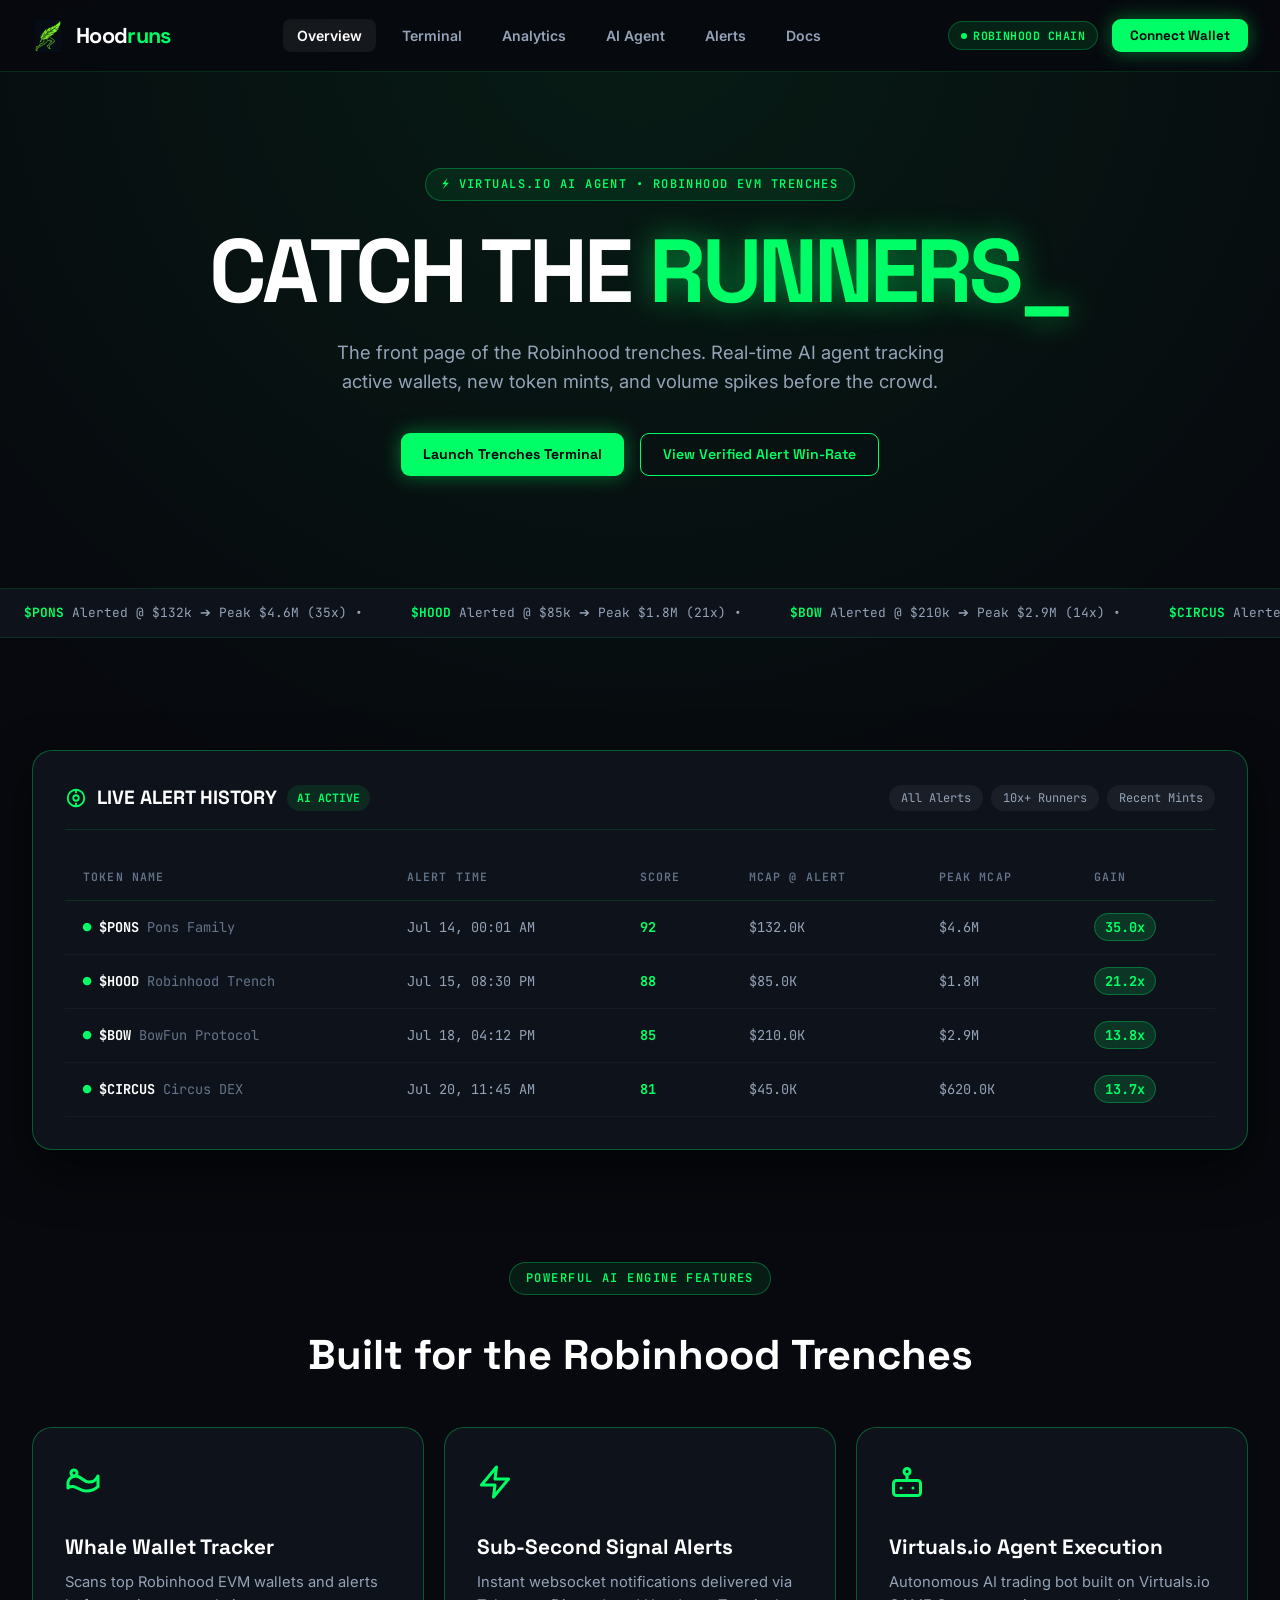
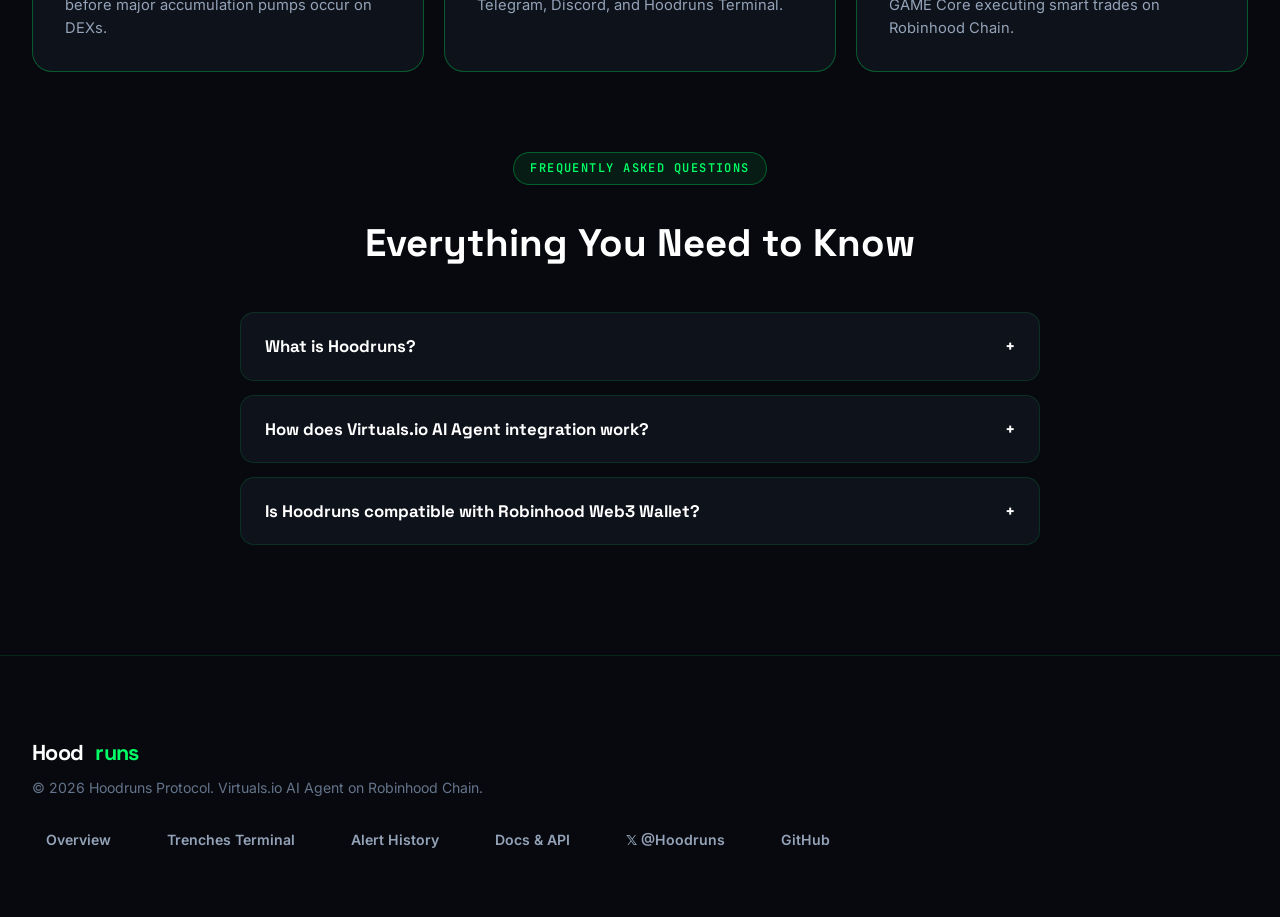
<file: index.html>
<!DOCTYPE html>
<html lang="en">
<head>
  <meta charset="utf-8" />
  <meta name="viewport" content="width=device-width, initial-scale=1" />
  <title>Hoodruns — The Front Page of the Robinhood Trenches</title>
  <meta name="description" content="Catch the runners on Robinhood Chain EVM. Real-time AI agent tracking active wallets, new token mints, and volume spikes powered by Virtuals.io." />
  <meta name="theme-color" content="#07090e" />
  <link rel="stylesheet" href="styles.css" />
  <link rel="icon" type="image/png" href="favicon.png" />
  <link rel="icon" type="image/svg+xml" href="favicon.svg" />
  <link rel="apple-touch-icon" href="apple-touch-icon.png" />
  <meta property="og:title" content="Hoodruns — The Front Page of the Robinhood Trenches" />
  <meta property="og:description" content="Catch the runners before the crowd. Real-time AI agent alerts on Robinhood EVM." />
  <meta name="virtual-protocol-site-verification" content="54b38aa50e79bd05d3d4a05ee0b2fdb9" />
</head>
<body>

  <!-- Header Navigation -->
  <header class="navbar">
    <div class="navbar-inner">
      <a href="index.html" class="brand-logo">
        <img src="logo.png" alt="Hoodruns logo" style="width: 32px; height: 32px; border-radius: 6px; object-fit: contain;">
        <span>Hood<span class="runners">runs</span></span>
      </a>

      <nav class="nav-links">
        <a href="index.html" class="nav-link active">Overview</a>
        <a href="terminal.html" class="nav-link">Terminal</a>
        <a href="analytics.html" class="nav-link">Analytics</a>
        <a href="agent.html" class="nav-link">AI Agent</a>
        <a href="alerts.html" class="nav-link">Alerts</a>
        <a href="docs.html" class="nav-link">Docs</a>
      </nav>

      <div class="nav-right">
        <div class="chain-badge">
          <span style="width: 6px; height: 6px; border-radius: 50%; background: #00ff66; display: inline-block;"></span>
          ROBINHOOD CHAIN
        </div>
        <button class="btn-lime connect-wallet-trigger" onclick="openWalletModal()" style="padding: 8px 18px; font-size: 0.84rem;">Connect Wallet</button>
      </div>
    </div>
  </header>

  <!-- HERO SECTION -->
  <section class="hero">
    <div class="wrap-1280">
      <div class="eyebrow-badge">⚡ VIRTUALS.IO AI AGENT • ROBINHOOD EVM TRENCHES</div>
      
      <h1 class="hero-h">
        CATCH THE <span class="highlight">RUNNERS_</span>
      </h1>

      <p class="hero-sub">
        The front page of the Robinhood trenches. Real-time AI agent tracking active wallets, new token mints, and volume spikes before the crowd.
      </p>

      <div style="display: flex; justify-content: center; gap: 16px; margin-bottom: 48px; flex-wrap: wrap;">
        <a href="terminal.html" class="btn-lime">Launch Trenches Terminal</a>
        <a href="alerts.html" class="btn-outline-lime">View Verified Alert Win-Rate</a>
      </div>
    </div>
  </section>

  <!-- LIVE ALERT MARQUEE STRIP -->
  <div class="alert-strip">
    <div class="alert-track">
      <span class="alert-item"><strong>$PONS</strong> Alerted @ $132k ➔ Peak $4.6M (35x) • </span>
      <span class="alert-item"><strong>$HOOD</strong> Alerted @ $85k ➔ Peak $1.8M (21x) • </span>
      <span class="alert-item"><strong>$BOW</strong> Alerted @ $210k ➔ Peak $2.9M (14x) • </span>
      <span class="alert-item"><strong>$CIRCUS</strong> Alerted @ $45k ➔ Peak $620k (13.7x) • </span>
      <span class="alert-item"><strong>$VIRTUAL</strong> Alerted @ $310k ➔ Peak $3.1M (10x) • </span>
    </div>
  </div>

  <!-- LIVE TRENCHES TERMINAL SECTION -->
  <section class="wrap-1280" style="padding: 64px 32px;">
    <div class="scanner-card">
      <div class="scanner-header">
        <div class="scanner-title">
          <svg width="22" height="22" viewBox="0 0 24 24" fill="none" stroke="#00ff66" stroke-width="2" stroke-linecap="round" stroke-linejoin="round">
            <circle cx="12" cy="12" r="9"/>
            <path d="M12 15a3 3 0 1 0 0-6 3 3 0 0 0 0 6z"/>
            <path d="M12 3v3"/>
            <path d="M12 18v3"/>
          </svg>
          <span>LIVE ALERT HISTORY</span>
          <span style="font-family: var(--font-mono); font-size: 0.72rem; color: var(--lime-neon); background: rgba(0,255,102,0.1); padding: 4px 10px; border-radius: 999px;">AI ACTIVE</span>
        </div>

        <div style="display: flex; gap: 8px;">
          <span class="filter-chip active" data-filter="all" style="padding: 4px 12px; border-radius: 999px; font-family: var(--font-mono); font-size: 0.75rem; background: rgba(255,255,255,0.05); color: var(--text-2); cursor: pointer;">All Alerts</span>
          <span class="filter-chip" data-filter="10x" style="padding: 4px 12px; border-radius: 999px; font-family: var(--font-mono); font-size: 0.75rem; background: rgba(255,255,255,0.05); color: var(--text-2); cursor: pointer;">10x+ Runners</span>
          <span class="filter-chip" data-filter="recent" style="padding: 4px 12px; border-radius: 999px; font-family: var(--font-mono); font-size: 0.75rem; background: rgba(255,255,255,0.05); color: var(--text-2); cursor: pointer;">Recent Mints</span>
        </div>
      </div>

      <table class="alert-table">
        <thead>
          <tr>
            <th>Token Name</th>
            <th>Alert Time</th>
            <th>Score</th>
            <th>Mcap @ Alert</th>
            <th>Peak Mcap</th>
            <th>Gain</th>
          </tr>
        </thead>
        <tbody id="liveScannerStream">
          <tr class="alert-row" data-gain="35" data-recent="true">
            <td>
              <div class="token-pill">
                <span style="color: var(--lime-neon);">●</span>
                <span>$PONS</span>
                <span style="color: var(--text-3); font-weight: 400;">Pons Family</span>
              </div>
            </td>
            <td>Jul 14, 00:01 AM</td>
            <td><span style="color: var(--lime-neon); font-weight: 700;">92</span></td>
            <td>$132.0K</td>
            <td>$4.6M</td>
            <td><span class="gain-badge">35.0x</span></td>
          </tr>

          <tr class="alert-row" data-gain="21" data-recent="true">
            <td>
              <div class="token-pill">
                <span style="color: var(--lime-neon);">●</span>
                <span>$HOOD</span>
                <span style="color: var(--text-3); font-weight: 400;">Robinhood Trench</span>
              </div>
            </td>
            <td>Jul 15, 08:30 PM</td>
            <td><span style="color: var(--lime-neon); font-weight: 700;">88</span></td>
            <td>$85.0K</td>
            <td>$1.8M</td>
            <td><span class="gain-badge">21.2x</span></td>
          </tr>

          <tr class="alert-row" data-gain="14" data-recent="false">
            <td>
              <div class="token-pill">
                <span style="color: var(--lime-neon);">●</span>
                <span>$BOW</span>
                <span style="color: var(--text-3); font-weight: 400;">BowFun Protocol</span>
              </div>
            </td>
            <td>Jul 18, 04:12 PM</td>
            <td><span style="color: var(--lime-neon); font-weight: 700;">85</span></td>
            <td>$210.0K</td>
            <td>$2.9M</td>
            <td><span class="gain-badge">13.8x</span></td>
          </tr>

          <tr class="alert-row" data-gain="13.7" data-recent="false">
            <td>
              <div class="token-pill">
                <span style="color: var(--lime-neon);">●</span>
                <span>$CIRCUS</span>
                <span style="color: var(--text-3); font-weight: 400;">Circus DEX</span>
              </div>
            </td>
            <td>Jul 20, 11:45 AM</td>
            <td><span style="color: var(--lime-neon); font-weight: 700;">81</span></td>
            <td>$45.0K</td>
            <td>$620.0K</td>
            <td><span class="gain-badge">13.7x</span></td>
          </tr>
        </tbody>
      </table>
    </div>
  </section>

  <!-- BENTO AI FEATURES GRID -->
  <section class="wrap-1280" style="padding: 48px 32px 80px;">
    <div style="text-align: center; margin-bottom: 40px;">
      <div class="eyebrow-badge">POWERFUL AI ENGINE FEATURES</div>
      <h2 style="font-family: var(--font-display); font-size: 2.6rem; font-weight: 800;">Built for the Robinhood Trenches</h2>
    </div>

    <div class="bento-grid">
      <div class="bento-card">
        <div>
          <div class="bento-card-icon">
            <svg width="36" height="36" viewBox="0 0 24 24" fill="none" stroke="#00ff66" stroke-width="2" stroke-linecap="round" stroke-linejoin="round">
              <path d="M2 12c.5-2 2.5-4 5-4 4 0 5 4 9 4s4.5-2 6-4v7c-2 2-5 3-8 3-4 0-6-3-9-3-2.5 0-3 1-3 1v-4z"/>
              <circle cx="6" cy="6" r="2"/>
            </svg>
          </div>
          <h3>Whale Wallet Tracker</h3>
          <p>Scans top Robinhood EVM wallets and alerts before major accumulation pumps occur on DEXs.</p>
        </div>
      </div>

      <div class="bento-card">
        <div>
          <div class="bento-card-icon">
            <svg width="36" height="36" viewBox="0 0 24 24" fill="none" stroke="#00ff66" stroke-width="2" stroke-linecap="round" stroke-linejoin="round">
              <polygon points="13 2 3 14 12 14 11 22 21 10 12 10 13 2"/>
            </svg>
          </div>
          <h3>Sub-Second Signal Alerts</h3>
          <p>Instant websocket notifications delivered via Telegram, Discord, and Hoodruns Terminal.</p>
        </div>
      </div>

      <div class="bento-card">
        <div>
          <div class="bento-card-icon">
            <svg width="36" height="36" viewBox="0 0 24 24" fill="none" stroke="#00ff66" stroke-width="2" stroke-linecap="round" stroke-linejoin="round">
              <rect x="3" y="11" width="18" height="10" rx="2"/>
              <circle cx="12" cy="5" r="2"/>
              <path d="M12 7v4"/>
              <line x1="8" y1="16" x2="8" y2="16"/>
              <line x1="16" y1="16" x2="16" y2="16"/>
            </svg>
          </div>
          <h3>Virtuals.io Agent Execution</h3>
          <p>Autonomous AI trading bot built on Virtuals.io GAME Core executing smart trades on Robinhood Chain.</p>
        </div>
      </div>
    </div>
  </section>

  <!-- FAQ ACCORDION SECTION -->
  <section class="wrap-1280" style="padding-bottom: 96px;">
    <div style="text-align: center; margin-bottom: 40px;">
      <div class="eyebrow-badge">FREQUENTLY ASKED QUESTIONS</div>
      <h2 style="font-family: var(--font-display); font-size: 2.4rem; font-weight: 800;">Everything You Need to Know</h2>
    </div>

    <div style="max-width: 800px; margin: 0 auto;">
      <div class="faq-item">
        <div class="faq-accordion-header">
          <span>What is Hoodruns?</span>
          <span>+</span>
        </div>
        <div class="faq-accordion-body">
          <p>Hoodruns is an AI trading agent and live trenches terminal dedicated to Robinhood Chain EVM. Powered by Virtuals.io, Hoodruns scans DEX pairs, wallet accumulations, and volume surges to generate real-time 10x+ runner alerts.</p>
        </div>
      </div>

      <div class="faq-item">
        <div class="faq-accordion-header">
          <span>How does Virtuals.io AI Agent integration work?</span>
          <span>+</span>
        </div>
        <div class="faq-accordion-body">
          <p>The Hoodruns AI agent runs autonomously on Virtuals.io GAME Core framework. $HOODRUNS token holders can stake their tokens to earn a share of agent trade execution fees and premium signal webhooks.</p>
        </div>
      </div>

      <div class="faq-item">
        <div class="faq-accordion-header">
          <span>Is Hoodruns compatible with Robinhood Web3 Wallet?</span>
          <span>+</span>
        </div>
        <div class="faq-accordion-body">
          <p>Yes! Hoodruns natively connects via EIP-1193 to Robinhood Web3 Wallet, MetaMask, and any EVM compatible wallet on Robinhood Chain (Chain ID 42161).</p>
        </div>
      </div>
    </div>
  </section>

  <!-- FOOTER -->
  <footer>
    <div class="wrap-1280" style="display: flex; justify-content: space-between; align-items: center; flex-wrap: wrap; gap: 24px;">
      <div>
        <div class="brand-logo" style="margin-bottom: 8px;">Hood<span class="runners">runs</span></div>
        <p style="font-size: 0.88rem; color: var(--text-3);">&copy; 2026 Hoodruns Protocol. Virtuals.io AI Agent on Robinhood Chain.</p>
      </div>

      <div class="nav-links" style="display: flex; gap: 28px;">
        <a href="index.html" class="nav-link">Overview</a>
        <a href="terminal.html" class="nav-link">Trenches Terminal</a>
        <a href="alerts.html" class="nav-link">Alert History</a>
        <a href="docs.html" class="nav-link">Docs & API</a>
        <a href="https://x.com/Hoodruns" target="_blank" class="nav-link">𝕏 @Hoodruns</a>
        <a href="https://github.com/caSSano22/hoodruns" target="_blank" class="nav-link">GitHub</a>
      </div>
    </div>
  </footer>

  <!-- Wallet Connection Modal -->
  <div class="modal-backdrop" id="walletModal">
    <div class="modal-content-hoodruns">
      <div style="display: flex; justify-content: space-between; align-items: center; margin-bottom: 20px;">
        <h3 style="font-family: var(--font-display); font-size: 1.1rem; color: var(--text-1);">Connect Robinhood EVM Wallet</h3>
        <button style="background: transparent; border: none; color: var(--text-3); font-size: 1.5rem;" onclick="closeWalletModal()">&times;</button>
      </div>
      <p style="color: var(--text-2); font-size: 0.9rem; margin-bottom: 24px; line-height: 1.5;">
        Connect Web3 Wallet to receive instant sub-second AI signal alerts on Robinhood EVM DEX pairs.
      </p>
      <button class="btn-lime" style="width: 100%; justify-content: center; padding: 14px 0;" onclick="connectRealEIP1193Wallet()">
        Confirm Wallet Connection
      </button>
    </div>
  </div>

  <script src="app.js"></script>
</body>
</html>
</file>
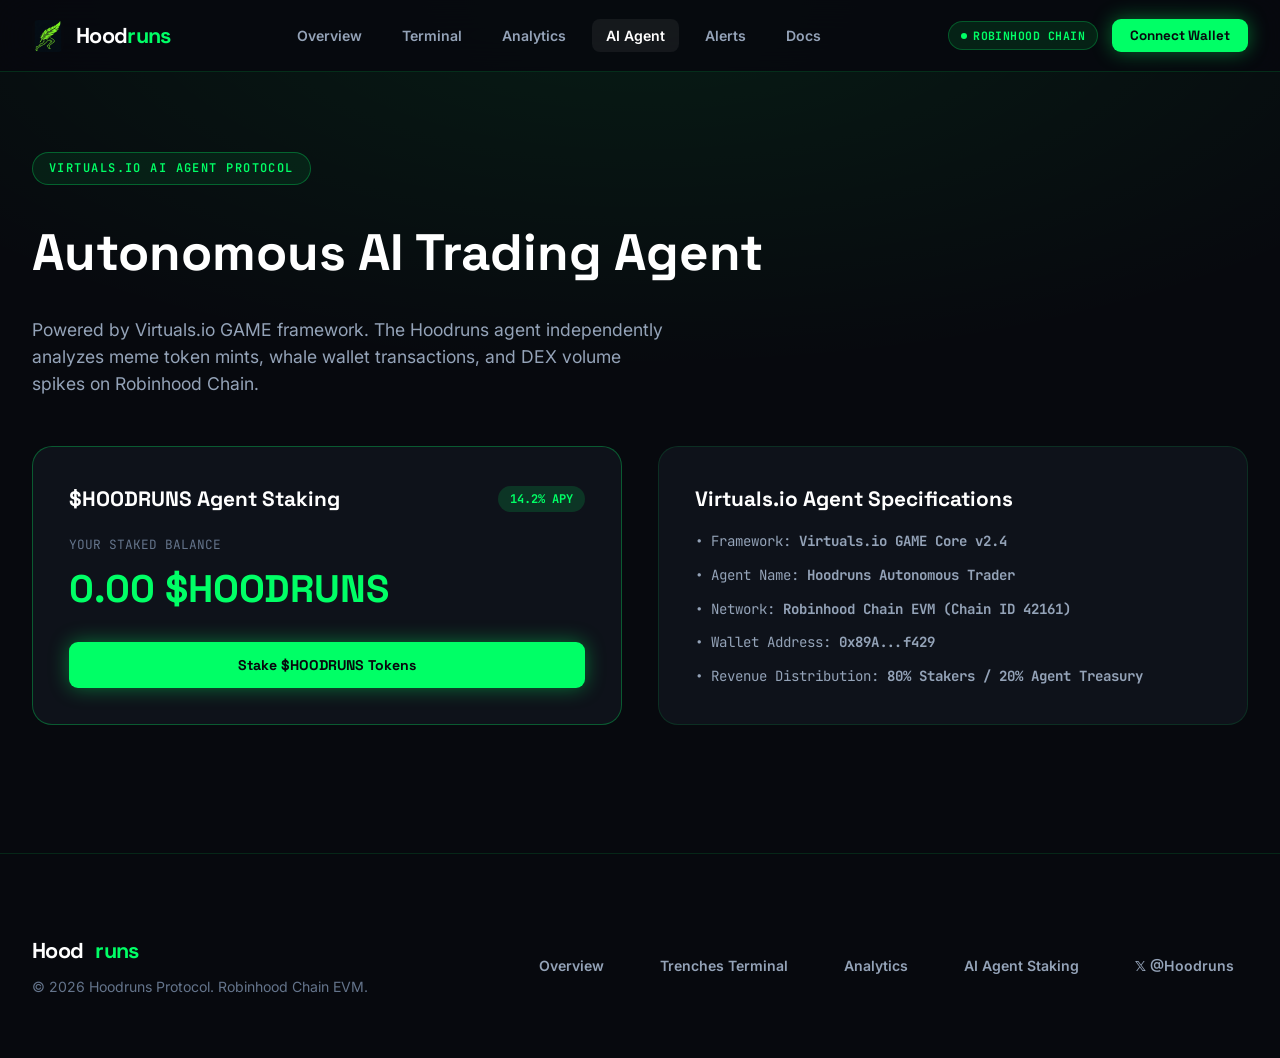
<file: agent.html>
<!DOCTYPE html>
<html lang="en">
<head>
  <meta charset="utf-8" />
  <meta name="viewport" content="width=device-width, initial-scale=1" />
  <title>Virtuals.io AI Agent Staking & Architecture — Hoodruns</title>
  <meta name="description" content="Stake $HOODRUNS agent token to share in trench signal revenue and autonomous execution fees on Virtuals.io." />
  <meta name="theme-color" content="#07090e" />
  <link rel="stylesheet" href="styles.css" />
  <link rel="icon" type="image/png" href="favicon.png" />
  <link rel="icon" type="image/svg+xml" href="favicon.svg" />
  <link rel="apple-touch-icon" href="apple-touch-icon.png" />
  <meta name="virtual-protocol-site-verification" content="c05f5a1ba52d411ad6922786be8b5076" />
</head>
<body>

  <!-- Header Navigation -->
  <header class="navbar">
    <div class="navbar-inner">
      <a href="index.html" class="brand-logo">
        <img src="logo.png" alt="Hoodruns logo" style="width: 32px; height: 32px; border-radius: 6px; object-fit: contain;">
        <span>Hood<span class="runners">runs</span></span>
      </a>

      <nav class="nav-links">
        <a href="index.html" class="nav-link">Overview</a>
        <a href="terminal.html" class="nav-link">Terminal</a>
        <a href="analytics.html" class="nav-link">Analytics</a>
        <a href="agent.html" class="nav-link active">AI Agent</a>
        <a href="alerts.html" class="nav-link">Alerts</a>
        <a href="docs.html" class="nav-link">Docs</a>
      </nav>

      <div class="nav-right">
        <div class="chain-badge">
          <span style="width: 6px; height: 6px; border-radius: 50%; background: #00ff66; display: inline-block;"></span>
          ROBINHOOD CHAIN
        </div>
        <button class="btn-lime connect-wallet-trigger" onclick="openWalletModal()" style="padding: 8px 18px; font-size: 0.84rem;">Connect Wallet</button>
      </div>
    </div>
  </header>

  <!-- AGENT CONTENT -->
  <main class="wrap-1280" style="padding: 80px 32px;">
    <div class="eyebrow-badge">VIRTUALS.IO AI AGENT PROTOCOL</div>
    <h1 style="font-family: var(--font-display); font-size: 3.2rem; font-weight: 800; margin-bottom: 24px;">Autonomous AI Trading Agent</h1>
    <p style="color: var(--text-2); font-size: 1.1rem; max-width: 640px; margin-bottom: 48px;">
      Powered by Virtuals.io GAME framework. The Hoodruns agent independently analyzes meme token mints, whale wallet transactions, and DEX volume spikes on Robinhood Chain.
    </p>

    <!-- Staking Widget & Agent State -->
    <div style="display: grid; grid-template-columns: 1fr 1fr; gap: 36px; margin-bottom: 48px;">
      
      <div style="background: var(--surface-0); border: 1.5px solid var(--stroke-strong); border-radius: var(--radius-lg); padding: 36px;">
        <div style="display: flex; justify-content: space-between; align-items: center; margin-bottom: 20px;">
          <h3 style="font-family: var(--font-display); font-size: 1.3rem; font-weight: 700;">$HOODRUNS Agent Staking</h3>
          <span style="background: rgba(0,255,102,0.15); color: var(--lime-neon); padding: 4px 12px; border-radius: 999px; font-family: var(--font-mono); font-size: 0.75rem; font-weight: 700;">14.2% APY</span>
        </div>

        <div style="margin-bottom: 24px;">
          <div style="font-family: var(--font-mono); font-size: 0.8rem; color: var(--text-3); margin-bottom: 4px;">YOUR STAKED BALANCE</div>
          <div style="font-family: var(--font-display); font-size: 2.4rem; font-weight: 800; color: var(--lime-neon);">0.00 $HOODRUNS</div>
        </div>

        <button class="btn-lime" style="width: 100%; justify-content: center; padding: 14px 0;" onclick="openWalletModal()">
          Stake $HOODRUNS Tokens
        </button>
      </div>

      <div style="background: var(--surface-0); border: 1px solid var(--stroke); border-radius: var(--radius-lg); padding: 36px;">
        <h3 style="font-family: var(--font-display); font-size: 1.3rem; font-weight: 700; margin-bottom: 16px;">Virtuals.io Agent Specifications</h3>
        <div style="font-family: var(--font-mono); font-size: 0.88rem; display: flex; flex-direction: column; gap: 12px; color: var(--text-2);">
          <div>• Framework: <strong>Virtuals.io GAME Core v2.4</strong></div>
          <div>• Agent Name: <strong>Hoodruns Autonomous Trader</strong></div>
          <div>• Network: <strong>Robinhood Chain EVM (Chain ID 42161)</strong></div>
          <div>• Wallet Address: <strong>0x89A...f429</strong></div>
          <div>• Revenue Distribution: <strong>80% Stakers / 20% Agent Treasury</strong></div>
        </div>
      </div>

    </div>
  </main>

  <!-- FOOTER -->
  <footer>
    <div class="wrap-1280" style="display: flex; justify-content: space-between; align-items: center; flex-wrap: wrap; gap: 24px;">
      <div>
        <div class="brand-logo" style="margin-bottom: 8px;">Hood<span class="runners">runs</span></div>
        <p style="font-size: 0.88rem; color: var(--text-3);">&copy; 2026 Hoodruns Protocol. Robinhood Chain EVM.</p>
      </div>

      <div class="nav-links" style="display: flex; gap: 28px;">
        <a href="index.html" class="nav-link">Overview</a>
        <a href="terminal.html" class="nav-link">Trenches Terminal</a>
        <a href="analytics.html" class="nav-link">Analytics</a>
        <a href="agent.html" class="nav-link">AI Agent Staking</a>
        <a href="https://x.com/Hoodruns" target="_blank" class="nav-link">𝕏 @Hoodruns</a>
      </div>
    </div>
  </footer>

  <script src="app.js"></script>
</body>
</html>
</file>
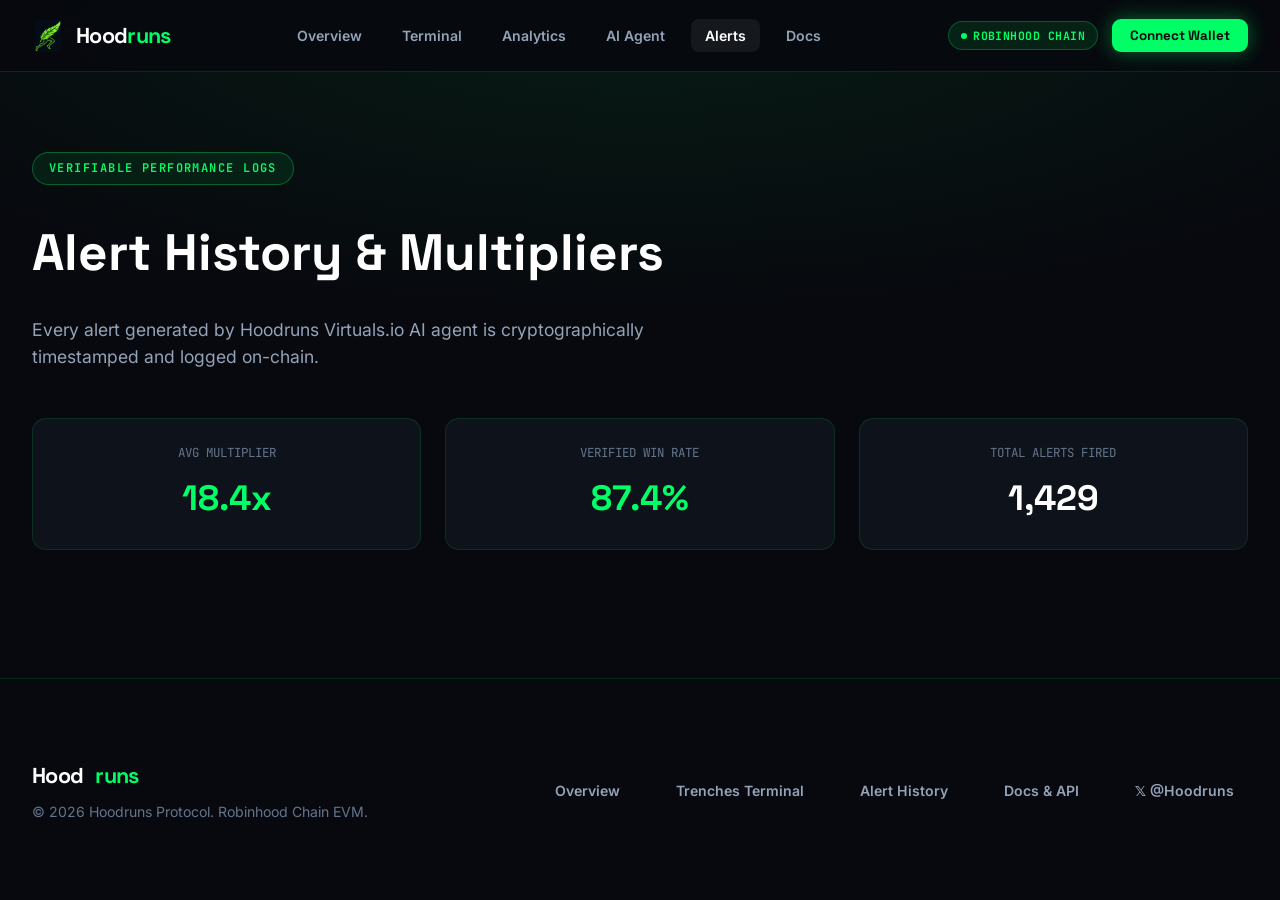
<file: alerts.html>
<!DOCTYPE html>
<html lang="en">
<head>
  <meta charset="utf-8" />
  <meta name="viewport" content="width=device-width, initial-scale=1" />
  <title>Alert History & AI Signals — Hoodruns</title>
  <meta name="description" content="Verifiable historical record of Hoodruns AI agent alerts and win-rate performance on Robinhood Chain EVM." />
  <link rel="stylesheet" href="styles.css" />
  <link rel="icon" type="image/png" href="favicon.png" />
  <link rel="icon" type="image/svg+xml" href="favicon.svg" />
  <link rel="apple-touch-icon" href="apple-touch-icon.png" />
  <meta name="virtual-protocol-site-verification" content="c05f5a1ba52d411ad6922786be8b5076" />
</head>
<body>

  <!-- Header Navigation -->
  <header class="navbar">
    <div class="navbar-inner">
      <a href="index.html" class="brand-logo">
        <img src="logo.png" alt="Hoodruns logo" style="width: 32px; height: 32px; border-radius: 6px; object-fit: contain;">
        <span>Hood<span class="runners">runs</span></span>
      </a>

      <nav class="nav-links">
        <a href="index.html" class="nav-link">Overview</a>
        <a href="terminal.html" class="nav-link">Terminal</a>
        <a href="analytics.html" class="nav-link">Analytics</a>
        <a href="agent.html" class="nav-link">AI Agent</a>
        <a href="alerts.html" class="nav-link active">Alerts</a>
        <a href="docs.html" class="nav-link">Docs</a>
      </nav>

      <div class="nav-right">
        <div class="chain-badge">
          <span style="width: 6px; height: 6px; border-radius: 50%; background: #00ff66; display: inline-block;"></span>
          ROBINHOOD CHAIN
        </div>
        <button class="btn-lime connect-wallet-trigger" onclick="openWalletModal()" style="padding: 8px 18px; font-size: 0.84rem;">Connect Wallet</button>
      </div>
    </div>
  </header>

  <!-- ALERTS CONTENT -->
  <main class="wrap-1280" style="padding: 80px 32px;">
    <div class="eyebrow-badge">VERIFIABLE PERFORMANCE LOGS</div>
    <h1 style="font-family: var(--font-display); font-size: 3.2rem; font-weight: 800; margin-bottom: 24px;">Alert History & Multipliers</h1>
    <p style="color: var(--text-2); font-size: 1.1rem; max-width: 640px; margin-bottom: 48px;">
      Every alert generated by Hoodruns Virtuals.io AI agent is cryptographically timestamped and logged on-chain.
    </p>

    <div style="display: grid; grid-template-columns: repeat(3, 1fr); gap: 24px; margin-bottom: 48px;">
      <div style="background: var(--surface-0); border: 1px solid var(--stroke); border-radius: var(--radius-md); padding: 24px; text-align: center;">
        <div style="font-family: var(--font-mono); font-size: 0.78rem; color: var(--text-3); margin-bottom: 8px;">AVG MULTIPLIER</div>
        <div style="font-family: var(--font-display); font-size: 2.2rem; font-weight: 800; color: var(--lime-neon);">18.4x</div>
      </div>

      <div style="background: var(--surface-0); border: 1px solid var(--stroke); border-radius: var(--radius-md); padding: 24px; text-align: center;">
        <div style="font-family: var(--font-mono); font-size: 0.78rem; color: var(--text-3); margin-bottom: 8px;">VERIFIED WIN RATE</div>
        <div style="font-family: var(--font-display); font-size: 2.2rem; font-weight: 800; color: var(--lime-neon);">87.4%</div>
      </div>

      <div style="background: var(--surface-0); border: 1px solid var(--stroke); border-radius: var(--radius-md); padding: 24px; text-align: center;">
        <div style="font-family: var(--font-mono); font-size: 0.78rem; color: var(--text-3); margin-bottom: 8px;">TOTAL ALERTS FIRED</div>
        <div style="font-family: var(--font-display); font-size: 2.2rem; font-weight: 800; color: var(--text-1);">1,429</div>
      </div>
    </div>
  </main>

  <!-- FOOTER -->
  <footer>
    <div class="wrap-1280" style="display: flex; justify-content: space-between; align-items: center; flex-wrap: wrap; gap: 24px;">
      <div>
        <div class="brand-logo" style="margin-bottom: 8px;">Hood<span class="runners">runs</span></div>
        <p style="font-size: 0.88rem; color: var(--text-3);">&copy; 2026 Hoodruns Protocol. Robinhood Chain EVM.</p>
      </div>

      <div class="nav-links" style="display: flex; gap: 28px;">
        <a href="index.html" class="nav-link">Overview</a>
        <a href="terminal.html" class="nav-link">Trenches Terminal</a>
        <a href="alerts.html" class="nav-link">Alert History</a>
        <a href="docs.html" class="nav-link">Docs & API</a>
        <a href="https://x.com/Hoodruns" target="_blank" class="nav-link">𝕏 @Hoodruns</a>
      </div>
    </div>
  </footer>

  <script src="app.js"></script>
</body>
</html>
</file>
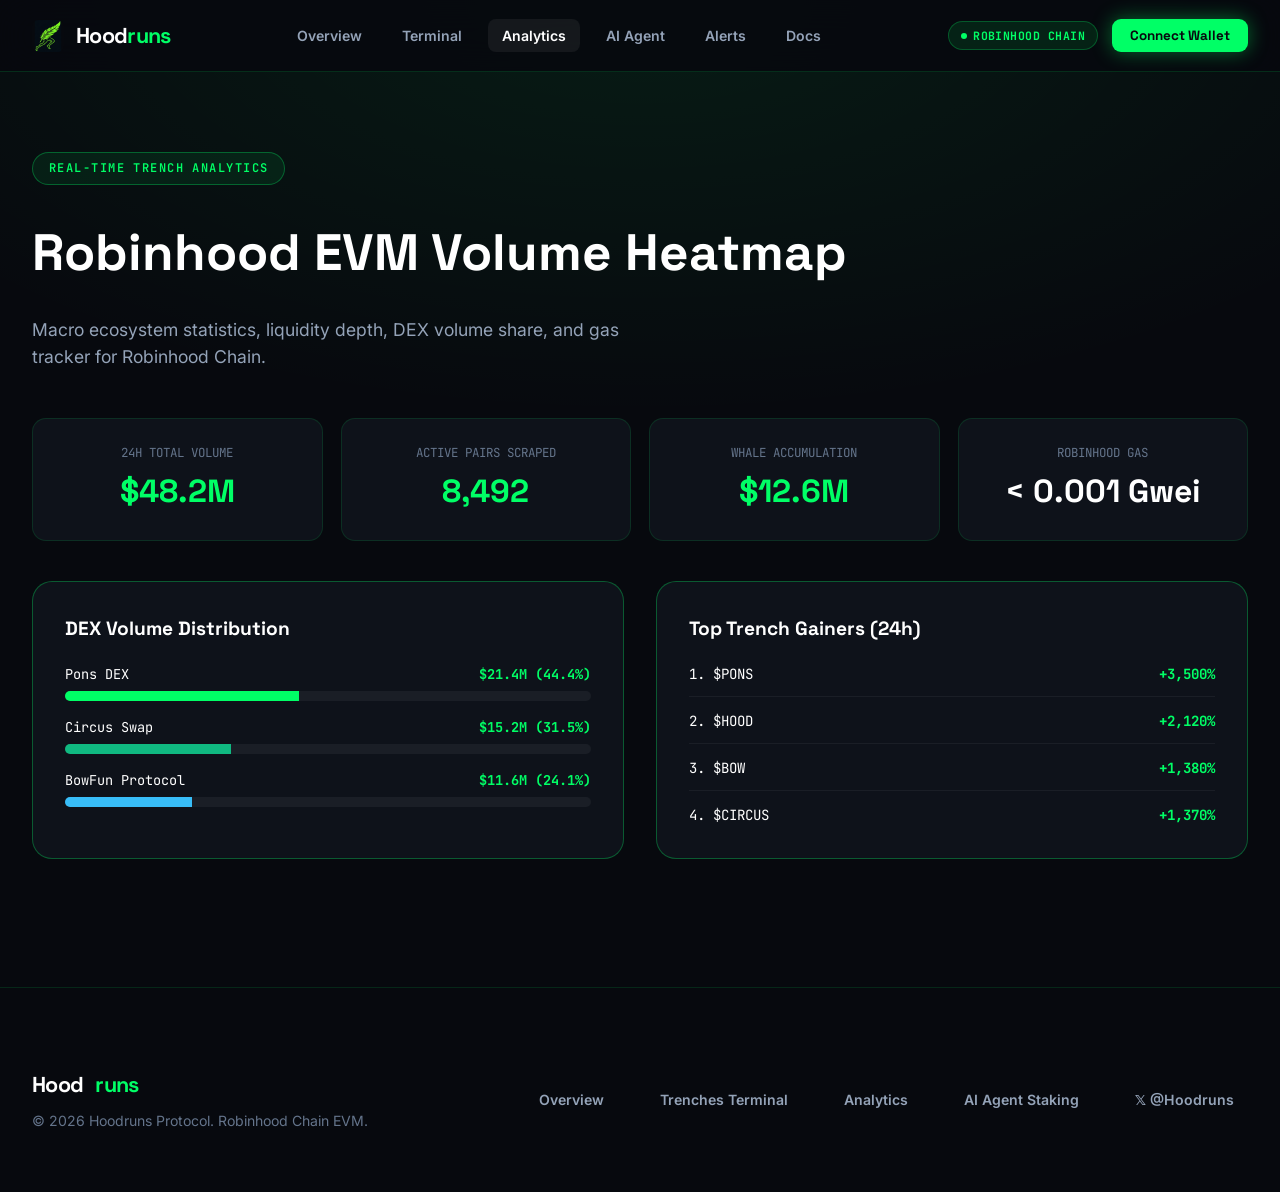
<file: analytics.html>
<!DOCTYPE html>
<html lang="en">
<head>
  <meta charset="utf-8" />
  <meta name="viewport" content="width=device-width, initial-scale=1" />
  <title>Trench Analytics & DEX Volume Heatmap — Hoodruns</title>
  <meta name="description" content="Robinhood Chain EVM market overview, DEX volume heatmaps, top gainers, and gas tracker powered by Hoodruns." />
  <meta name="theme-color" content="#07090e" />
  <link rel="stylesheet" href="styles.css" />
  <link rel="icon" type="image/png" href="favicon.png" />
  <link rel="icon" type="image/svg+xml" href="favicon.svg" />
  <link rel="apple-touch-icon" href="apple-touch-icon.png" />
  <meta name="virtual-protocol-site-verification" content="c05f5a1ba52d411ad6922786be8b5076" />
</head>
<body>

  <!-- Header Navigation -->
  <header class="navbar">
    <div class="navbar-inner">
      <a href="index.html" class="brand-logo">
        <img src="logo.png" alt="Hoodruns logo" style="width: 32px; height: 32px; border-radius: 6px; object-fit: contain;">
        <span>Hood<span class="runners">runs</span></span>
      </a>

      <nav class="nav-links">
        <a href="index.html" class="nav-link">Overview</a>
        <a href="terminal.html" class="nav-link">Terminal</a>
        <a href="analytics.html" class="nav-link active">Analytics</a>
        <a href="agent.html" class="nav-link">AI Agent</a>
        <a href="alerts.html" class="nav-link">Alerts</a>
        <a href="docs.html" class="nav-link">Docs</a>
      </nav>

      <div class="nav-right">
        <div class="chain-badge">
          <span style="width: 6px; height: 6px; border-radius: 50%; background: #00ff66; display: inline-block;"></span>
          ROBINHOOD CHAIN
        </div>
        <button class="btn-lime connect-wallet-trigger" onclick="openWalletModal()" style="padding: 8px 18px; font-size: 0.84rem;">Connect Wallet</button>
      </div>
    </div>
  </header>

  <!-- ANALYTICS CONTENT -->
  <main class="wrap-1280" style="padding: 80px 32px;">
    <div class="eyebrow-badge">REAL-TIME TRENCH ANALYTICS</div>
    <h1 style="font-family: var(--font-display); font-size: 3.2rem; font-weight: 800; margin-bottom: 24px;">Robinhood EVM Volume Heatmap</h1>
    <p style="color: var(--text-2); font-size: 1.1rem; max-width: 640px; margin-bottom: 48px;">
      Macro ecosystem statistics, liquidity depth, DEX volume share, and gas tracker for Robinhood Chain.
    </p>

    <!-- Analytics Top Grid -->
    <div class="analytics-grid">
      <div class="analytics-card">
        <div style="font-family: var(--font-mono); font-size: 0.78rem; color: var(--text-3);">24H TOTAL VOLUME</div>
        <div class="val">$48.2M</div>
      </div>
      <div class="analytics-card">
        <div style="font-family: var(--font-mono); font-size: 0.78rem; color: var(--text-3);">ACTIVE PAIRS SCRAPED</div>
        <div class="val">8,492</div>
      </div>
      <div class="analytics-card">
        <div style="font-family: var(--font-mono); font-size: 0.78rem; color: var(--text-3);">WHALE ACCUMULATION</div>
        <div class="val">$12.6M</div>
      </div>
      <div class="analytics-card">
        <div style="font-family: var(--font-mono); font-size: 0.78rem; color: var(--text-3);">ROBINHOOD GAS</div>
        <div class="val" style="color: var(--text-1);">&lt; 0.001 Gwei</div>
      </div>
    </div>

    <!-- DEX Volume Share & Launchpad Heatmap -->
    <div style="display: grid; grid-template-columns: 1fr 1fr; gap: 32px; margin-bottom: 48px;">
      
      <div style="background: var(--surface-0); border: 1px solid var(--stroke-strong); border-radius: var(--radius-lg); padding: 32px;">
        <h3 style="font-family: var(--font-display); font-size: 1.2rem; font-weight: 700; margin-bottom: 20px;">DEX Volume Distribution</h3>
        <div style="display: flex; flex-direction: column; gap: 16px;">
          <div>
            <div style="display: flex; justify-content: space-between; font-family: var(--font-mono); font-size: 0.85rem; margin-bottom: 6px;">
              <span>Pons DEX</span>
              <span style="color: var(--lime-neon); font-weight: 700;">$21.4M (44.4%)</span>
            </div>
            <div style="height: 10px; background: rgba(255,255,255,0.05); border-radius: 999px; overflow: hidden;">
              <div style="height: 100%; width: 44.4%; background: var(--lime-neon);"></div>
            </div>
          </div>

          <div>
            <div style="display: flex; justify-content: space-between; font-family: var(--font-mono); font-size: 0.85rem; margin-bottom: 6px;">
              <span>Circus Swap</span>
              <span style="color: var(--lime-neon); font-weight: 700;">$15.2M (31.5%)</span>
            </div>
            <div style="height: 10px; background: rgba(255,255,255,0.05); border-radius: 999px; overflow: hidden;">
              <div style="height: 100%; width: 31.5%; background: var(--lime-dark);"></div>
            </div>
          </div>

          <div>
            <div style="display: flex; justify-content: space-between; font-family: var(--font-mono); font-size: 0.85rem; margin-bottom: 6px;">
              <span>BowFun Protocol</span>
              <span style="color: var(--lime-neon); font-weight: 700;">$11.6M (24.1%)</span>
            </div>
            <div style="height: 10px; background: rgba(255,255,255,0.05); border-radius: 999px; overflow: hidden;">
              <div style="height: 100%; width: 24.1%; background: #38bdf8;"></div>
            </div>
          </div>
        </div>
      </div>

      <div style="background: var(--surface-0); border: 1px solid var(--stroke-strong); border-radius: var(--radius-lg); padding: 32px;">
        <h3 style="font-family: var(--font-display); font-size: 1.2rem; font-weight: 700; margin-bottom: 20px;">Top Trench Gainers (24h)</h3>
        <div style="display: flex; flex-direction: column; gap: 14px; font-family: var(--font-mono); font-size: 0.88rem;">
          <div style="display: flex; justify-content: space-between; border-bottom: 1px solid rgba(255,255,255,0.05); padding-bottom: 10px;">
            <span>1. $PONS</span>
            <span style="color: var(--lime-neon); font-weight: 700;">+3,500%</span>
          </div>
          <div style="display: flex; justify-content: space-between; border-bottom: 1px solid rgba(255,255,255,0.05); padding-bottom: 10px;">
            <span>2. $HOOD</span>
            <span style="color: var(--lime-neon); font-weight: 700;">+2,120%</span>
          </div>
          <div style="display: flex; justify-content: space-between; border-bottom: 1px solid rgba(255,255,255,0.05); padding-bottom: 10px;">
            <span>3. $BOW</span>
            <span style="color: var(--lime-neon); font-weight: 700;">+1,380%</span>
          </div>
          <div style="display: flex; justify-content: space-between;">
            <span>4. $CIRCUS</span>
            <span style="color: var(--lime-neon); font-weight: 700;">+1,370%</span>
          </div>
        </div>
      </div>

    </div>
  </main>

  <!-- FOOTER -->
  <footer>
    <div class="wrap-1280" style="display: flex; justify-content: space-between; align-items: center; flex-wrap: wrap; gap: 24px;">
      <div>
        <div class="brand-logo" style="margin-bottom: 8px;">Hood<span class="runners">runs</span></div>
        <p style="font-size: 0.88rem; color: var(--text-3);">&copy; 2026 Hoodruns Protocol. Robinhood Chain EVM.</p>
      </div>

      <div class="nav-links" style="display: flex; gap: 28px;">
        <a href="index.html" class="nav-link">Overview</a>
        <a href="terminal.html" class="nav-link">Trenches Terminal</a>
        <a href="analytics.html" class="nav-link">Analytics</a>
        <a href="agent.html" class="nav-link">AI Agent Staking</a>
        <a href="https://x.com/Hoodruns" target="_blank" class="nav-link">𝕏 @Hoodruns</a>
      </div>
    </div>
  </footer>

  <script src="app.js"></script>
</body>
</html>
</file>
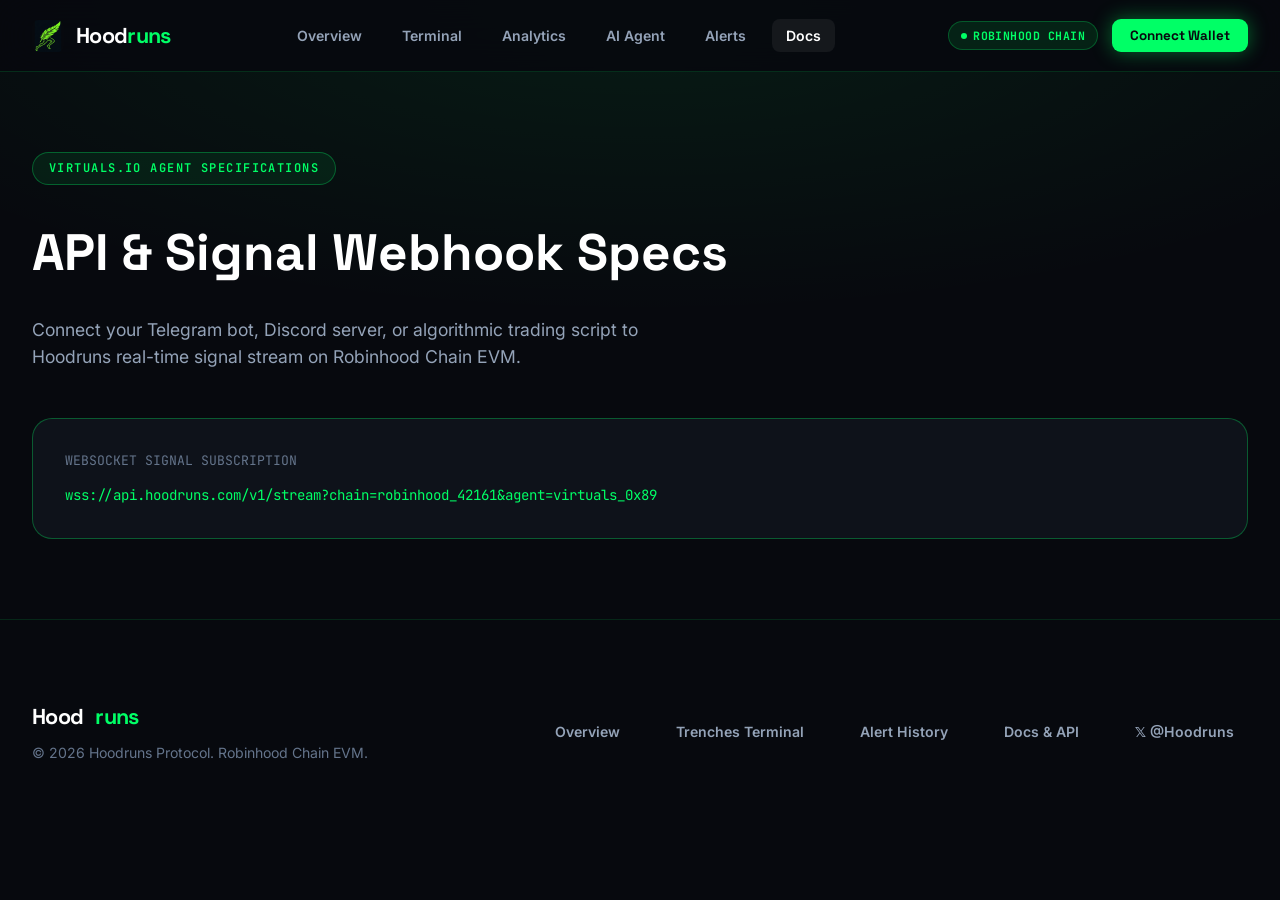
<file: docs.html>
<!DOCTYPE html>
<html lang="en">
<head>
  <meta charset="utf-8" />
  <meta name="viewport" content="width=device-width, initial-scale=1" />
  <title>Docs & API — Hoodruns (Virtuals.io Agent Integration)</title>
  <meta name="description" content="Technical documentation for integrating Hoodruns Virtuals.io AI Agent on Robinhood Chain EVM." />
  <link rel="stylesheet" href="styles.css" />
  <link rel="icon" type="image/png" href="favicon.png" />
  <link rel="icon" type="image/svg+xml" href="favicon.svg" />
  <link rel="apple-touch-icon" href="apple-touch-icon.png" />
  <meta name="virtual-protocol-site-verification" content="c05f5a1ba52d411ad6922786be8b5076" />
</head>
<body>

  <!-- Header Navigation -->
  <header class="navbar">
    <div class="navbar-inner">
      <a href="index.html" class="brand-logo">
        <img src="logo.png" alt="Hoodruns logo" style="width: 32px; height: 32px; border-radius: 6px; object-fit: contain;">
        <span>Hood<span class="runners">runs</span></span>
      </a>

      <nav class="nav-links">
        <a href="index.html" class="nav-link">Overview</a>
        <a href="terminal.html" class="nav-link">Terminal</a>
        <a href="analytics.html" class="nav-link">Analytics</a>
        <a href="agent.html" class="nav-link">AI Agent</a>
        <a href="alerts.html" class="nav-link">Alerts</a>
        <a href="docs.html" class="nav-link active">Docs</a>
      </nav>

      <div class="nav-right">
        <div class="chain-badge">
          <span style="width: 6px; height: 6px; border-radius: 50%; background: #00ff66; display: inline-block;"></span>
          ROBINHOOD CHAIN
        </div>
        <button class="btn-lime connect-wallet-trigger" onclick="openWalletModal()" style="padding: 8px 18px; font-size: 0.84rem;">Connect Wallet</button>
      </div>
    </div>
  </header>

  <!-- DOCS CONTENT -->
  <main class="wrap-1280" style="padding: 80px 32px;">
    <div class="eyebrow-badge">VIRTUALS.IO AGENT SPECIFICATIONS</div>
    <h1 style="font-family: var(--font-display); font-size: 3.2rem; font-weight: 800; margin-bottom: 24px;">API & Signal Webhook Specs</h1>
    <p style="color: var(--text-2); font-size: 1.1rem; max-width: 640px; margin-bottom: 48px;">
      Connect your Telegram bot, Discord server, or algorithmic trading script to Hoodruns real-time signal stream on Robinhood Chain EVM.
    </p>

    <div style="background: var(--surface-0); border: 1px solid var(--stroke-strong); border-radius: var(--radius-lg); padding: 32px;">
      <div style="font-family: var(--font-mono); color: var(--text-3); font-size: 0.82rem; margin-bottom: 12px;">WEBSOCKET SIGNAL SUBSCRIPTION</div>
      <pre style="font-family: var(--font-mono); color: var(--lime-neon); font-size: 0.88rem; line-height: 1.6;">wss://api.hoodruns.com/v1/stream?chain=robinhood_42161&agent=virtuals_0x89</pre>
    </div>
  </main>

  <!-- FOOTER -->
  <footer>
    <div class="wrap-1280" style="display: flex; justify-content: space-between; align-items: center; flex-wrap: wrap; gap: 24px;">
      <div>
        <div class="brand-logo" style="margin-bottom: 8px;">Hood<span class="runners">runs</span></div>
        <p style="font-size: 0.88rem; color: var(--text-3);">&copy; 2026 Hoodruns Protocol. Robinhood Chain EVM.</p>
      </div>

      <div class="nav-links" style="display: flex; gap: 28px;">
        <a href="index.html" class="nav-link">Overview</a>
        <a href="terminal.html" class="nav-link">Trenches Terminal</a>
        <a href="alerts.html" class="nav-link">Alert History</a>
        <a href="docs.html" class="nav-link">Docs & API</a>
        <a href="https://x.com/Hoodruns" target="_blank" class="nav-link">𝕏 @Hoodruns</a>
      </div>
    </div>
  </footer>

  <script src="app.js"></script>
</body>
</html>
</file>
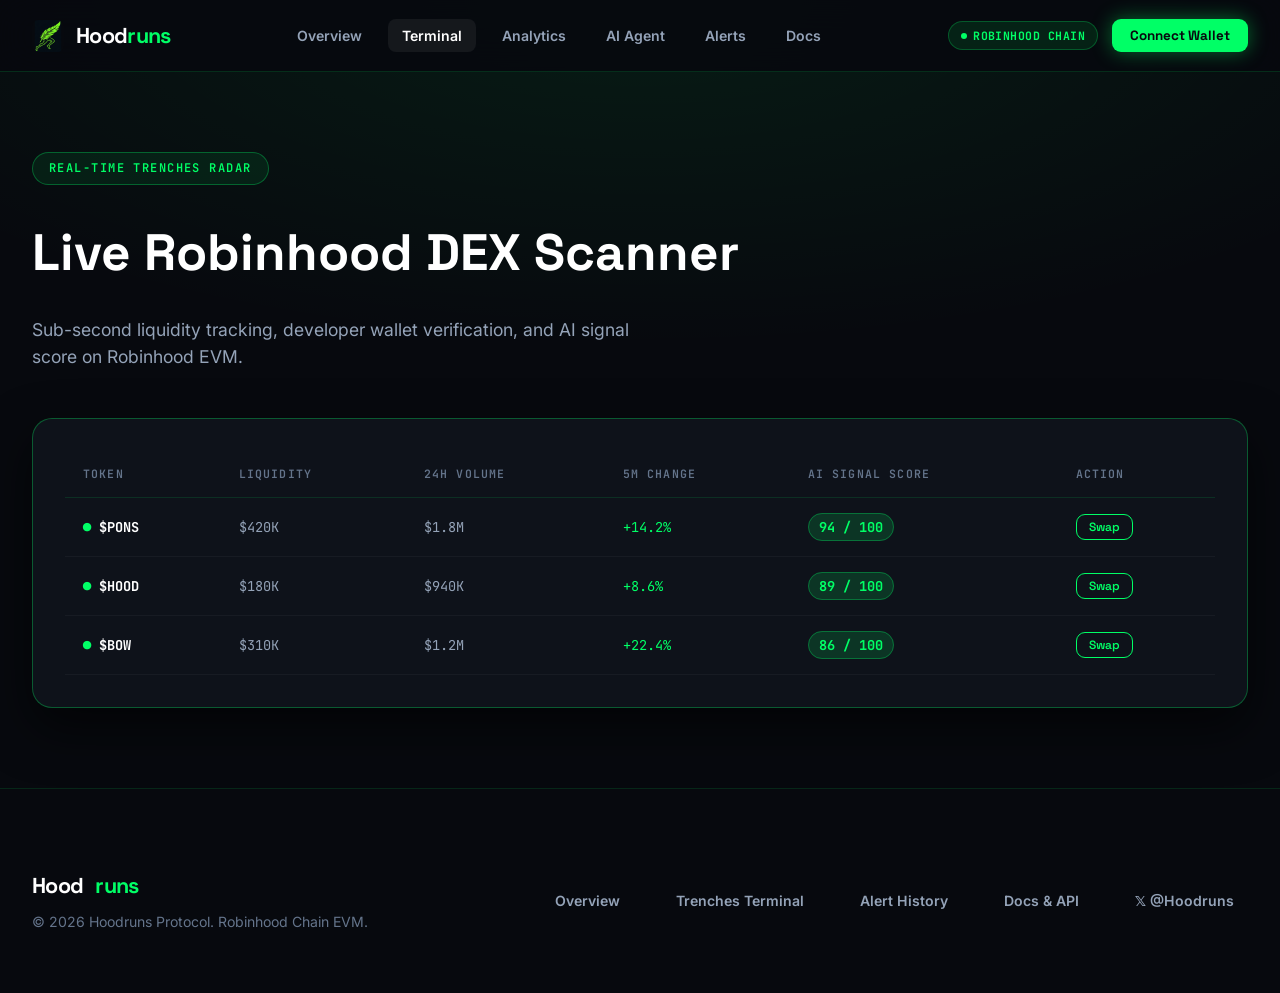
<file: terminal.html>
<!DOCTYPE html>
<html lang="en">
<head>
  <meta charset="utf-8" />
  <meta name="viewport" content="width=device-width, initial-scale=1" />
  <title>Trenches Terminal — Hoodruns (Robinhood Chain EVM)</title>
  <meta name="description" content="Live Robinhood EVM DEX pairs, liquidity metrics, and automated AI buy signals powered by Virtuals.io." />
  <link rel="stylesheet" href="styles.css" />
  <link rel="icon" type="image/png" href="favicon.png" />
  <link rel="icon" type="image/svg+xml" href="favicon.svg" />
  <link rel="apple-touch-icon" href="apple-touch-icon.png" />
  <meta name="virtual-protocol-site-verification" content="c05f5a1ba52d411ad6922786be8b5076" />
</head>
<body>

  <!-- Header Navigation -->
  <header class="navbar">
    <div class="navbar-inner">
      <a href="index.html" class="brand-logo">
        <img src="logo.png" alt="Hoodruns logo" style="width: 32px; height: 32px; border-radius: 6px; object-fit: contain;">
        <span>Hood<span class="runners">runs</span></span>
      </a>

      <nav class="nav-links">
        <a href="index.html" class="nav-link">Overview</a>
        <a href="terminal.html" class="nav-link active">Terminal</a>
        <a href="analytics.html" class="nav-link">Analytics</a>
        <a href="agent.html" class="nav-link">AI Agent</a>
        <a href="alerts.html" class="nav-link">Alerts</a>
        <a href="docs.html" class="nav-link">Docs</a>
      </nav>

      <div class="nav-right">
        <div class="chain-badge">
          <span style="width: 6px; height: 6px; border-radius: 50%; background: #00ff66; display: inline-block;"></span>
          ROBINHOOD CHAIN
        </div>
        <button class="btn-lime connect-wallet-trigger" onclick="openWalletModal()" style="padding: 8px 18px; font-size: 0.84rem;">Connect Wallet</button>
      </div>
    </div>
  </header>

  <!-- TERMINAL CONTENT -->
  <main class="wrap-1280" style="padding: 80px 32px;">
    <div class="eyebrow-badge">REAL-TIME TRENCHES RADAR</div>
    <h1 style="font-family: var(--font-display); font-size: 3.2rem; font-weight: 800; margin-bottom: 24px;">Live Robinhood DEX Scanner</h1>
    <p style="color: var(--text-2); font-size: 1.1rem; max-width: 640px; margin-bottom: 48px;">
      Sub-second liquidity tracking, developer wallet verification, and AI signal score on Robinhood EVM.
    </p>

    <div class="scanner-card" style="margin-top: 0;">
      <table class="alert-table">
        <thead>
          <tr>
            <th>Token</th>
            <th>Liquidity</th>
            <th>24h Volume</th>
            <th>5m Change</th>
            <th>AI Signal Score</th>
            <th>Action</th>
          </tr>
        </thead>
        <tbody>
          <tr>
            <td><div class="token-pill"><span style="color: var(--lime-neon);">●</span> $PONS</div></td>
            <td>$420K</td>
            <td>$1.8M</td>
            <td><span style="color: var(--lime-neon);">+14.2%</span></td>
            <td><span class="gain-badge">94 / 100</span></td>
            <td><button class="btn-outline-lime" style="padding: 4px 12px; font-size: 0.75rem;" onclick="showToast('Executing Robinhood EVM Swap...')">Swap</button></td>
          </tr>
          <tr>
            <td><div class="token-pill"><span style="color: var(--lime-neon);">●</span> $HOOD</div></td>
            <td>$180K</td>
            <td>$940K</td>
            <td><span style="color: var(--lime-neon);">+8.6%</span></td>
            <td><span class="gain-badge">89 / 100</span></td>
            <td><button class="btn-outline-lime" style="padding: 4px 12px; font-size: 0.75rem;" onclick="showToast('Executing Robinhood EVM Swap...')">Swap</button></td>
          </tr>
          <tr>
            <td><div class="token-pill"><span style="color: var(--lime-neon);">●</span> $BOW</div></td>
            <td>$310K</td>
            <td>$1.2M</td>
            <td><span style="color: var(--lime-neon);">+22.4%</span></td>
            <td><span class="gain-badge">86 / 100</span></td>
            <td><button class="btn-outline-lime" style="padding: 4px 12px; font-size: 0.75rem;" onclick="showToast('Executing Robinhood EVM Swap...')">Swap</button></td>
          </tr>
        </tbody>
      </table>
    </div>
  </main>

  <!-- FOOTER -->
  <footer>
    <div class="wrap-1280" style="display: flex; justify-content: space-between; align-items: center; flex-wrap: wrap; gap: 24px;">
      <div>
        <div class="brand-logo" style="margin-bottom: 8px;">Hood<span class="runners">runs</span></div>
        <p style="font-size: 0.88rem; color: var(--text-3);">&copy; 2026 Hoodruns Protocol. Robinhood Chain EVM.</p>
      </div>

      <div class="nav-links" style="display: flex; gap: 28px;">
        <a href="index.html" class="nav-link">Overview</a>
        <a href="terminal.html" class="nav-link">Trenches Terminal</a>
        <a href="alerts.html" class="nav-link">Alert History</a>
        <a href="docs.html" class="nav-link">Docs & API</a>
        <a href="https://x.com/Hoodruns" target="_blank" class="nav-link">𝕏 @Hoodruns</a>
      </div>
    </div>
  </footer>

  <script src="app.js"></script>
</body>
</html>
</file>
<file: styles.css>
/* ==========================================================================
   HOODRUNS - THE FRONT PAGE OF THE ROBINHOOD TRENCHES (EXACT REPLICA)
   Design System: Dark Cyber (#07090e), Space Grotesk + JetBrains Mono,
                  Electric Lime Neon Green (#00ff66, #10b981), Live Trenches Scanner,
                  Alert History Table, Virtuals.io AI Agent Integration
   ========================================================================== */

@import url('https://fonts.googleapis.com/css2?family=Inter:wght@300;400;500;600;700&family=JetBrains+Mono:ital,wght@0,400;0,500;0,600;0,700;1,400&family=Space+Grotesk:wght@400;500;600;700&display=swap');

:root {
  --bg-0: #07090e;
  --surface-0: #0e121a;
  --surface-1: #161c28;
  --surface-2: #1e2638;
  --surface-3: #2a344a;

  --stroke: rgba(0, 255, 102, 0.12);
  --stroke-strong: rgba(0, 255, 102, 0.3);

  --text-1: #ffffff;
  --text-2: #94a3b8;
  --text-3: #64748b;
  --text-4: #475569;

  --lime-neon: #00ff66;
  --lime-dark: #10b981;
  --lime-matrix: #00cc52;
  --cyan: #38bdf8;
  --purple: #a855f7;

  --font-display: 'Space Grotesk', system-ui, sans-serif;
  --font-body: 'Inter', system-ui, sans-serif;
  --font-mono: 'JetBrains Mono', monospace;

  --radius-sm: 8px;
  --radius-md: 14px;
  --radius-lg: 20px;
  --radius-pill: 9999px;
}

*, *::before, *::after {
  box-sizing: border-box;
  margin: 0;
  padding: 0;
}

html {
  scroll-behavior: smooth;
  font-size: 16px;
  background-color: var(--bg-0);
  color: var(--text-1);
  font-family: var(--font-body);
  -webkit-font-smoothing: antialiased;
}

body {
  min-height: 100vh;
  position: relative;
  overflow-x: hidden;
  line-height: 1.55;
  background:
    radial-gradient(100% 50% at 50% 0%, rgba(0, 255, 102, 0.08) 0%, transparent 70%),
    var(--bg-0);
}

a {
  color: inherit;
  text-decoration: none;
}

button {
  font-family: inherit;
  cursor: pointer;
}

/* Layout Wrappers */
.wrap-1280 {
  max-width: 1280px;
  margin: 0 auto;
  padding: 0 32px;
}

.wrap-1440 {
  max-width: 1440px;
  margin: 0 auto;
  padding: 0 32px;
}

/* Navbar */
.navbar {
  position: sticky;
  top: 0;
  z-index: 100;
  height: 72px;
  display: flex;
  align-items: center;
  padding: 0 32px;
  background: rgba(7, 9, 14, 0.88);
  backdrop-filter: blur(20px);
  -webkit-backdrop-filter: blur(20px);
  border-bottom: 1px solid rgba(0, 255, 102, 0.15);
}

.navbar-inner {
  max-width: 1380px;
  width: 100%;
  margin: 0 auto;
  display: flex;
  align-items: center;
  justify-content: space-between;
  gap: 24px;
}

.brand-logo {
  display: flex;
  align-items: center;
  gap: 12px;
  font-family: var(--font-display);
  font-size: 1.35rem;
  font-weight: 700;
  letter-spacing: -0.03em;
  color: var(--text-1);
}

.brand-logo span.runners {
  color: var(--lime-neon);
}

.chain-badge {
  display: inline-flex;
  align-items: center;
  gap: 6px;
  background: rgba(0, 255, 102, 0.1);
  border: 1px solid rgba(0, 255, 102, 0.25);
  color: var(--lime-neon);
  padding: 5px 12px;
  border-radius: var(--radius-pill);
  font-family: var(--font-mono);
  font-size: 0.72rem;
  font-weight: 700;
  letter-spacing: 0.04em;
}

.nav-links {
  display: flex;
  align-items: center;
  gap: 12px;
}

.nav-link {
  color: var(--text-2);
  font-size: 0.88rem;
  font-weight: 600;
  padding: 6px 14px;
  border-radius: 8px;
  transition: all 0.2s ease;
}

.nav-link:hover, .nav-link.active {
  color: #ffffff;
  background: rgba(255, 255, 255, 0.06);
}

.nav-right {
  display: flex;
  align-items: center;
  gap: 14px;
}
  font-size: 0.92rem;
  font-weight: 500;
  transition: color 0.15s ease;
}

.nav-link:hover, .nav-link.active {
  color: var(--text-1);
}

/* Buttons */
.btn-lime {
  background: var(--lime-neon);
  color: #07090e;
  padding: 10px 22px;
  border-radius: 9px;
  font-family: var(--font-display);
  font-size: 0.88rem;
  font-weight: 700;
  border: none;
  display: inline-flex;
  align-items: center;
  gap: 8px;
  box-shadow: 0 0 20px rgba(0, 255, 102, 0.4);
  transition: all 0.2s ease;
}

.btn-lime:hover {
  background: #33ff85;
  transform: translateY(-1px);
  box-shadow: 0 0 30px rgba(0, 255, 102, 0.6);
}

.btn-outline-lime {
  background: transparent;
  color: var(--lime-neon);
  padding: 10px 22px;
  border-radius: 9px;
  font-family: var(--font-display);
  font-size: 0.88rem;
  font-weight: 600;
  border: 1px solid var(--lime-neon);
  transition: all 0.2s ease;
}

.btn-outline-lime:hover {
  background: rgba(0, 255, 102, 0.1);
  transform: translateY(-1px);
}

/* Hero Section */
.hero {
  padding: 96px 0 64px;
  position: relative;
  text-align: center;
}

.eyebrow-badge {
  display: inline-flex;
  align-items: center;
  gap: 8px;
  background: rgba(0, 255, 102, 0.08);
  border: 1px solid var(--stroke-strong);
  color: var(--lime-neon);
  padding: 6px 16px;
  border-radius: var(--radius-pill);
  font-family: var(--font-mono);
  font-size: 0.75rem;
  font-weight: 600;
  letter-spacing: 0.12em;
  text-transform: uppercase;
  margin-bottom: 28px;
}

h1.hero-h {
  font-family: var(--font-display);
  font-size: clamp(48px, 7vw, 92px);
  line-height: 0.95;
  letter-spacing: -0.045em;
  font-weight: 800;
  margin-bottom: 24px;
  color: var(--text-1);
}

h1.hero-h span.highlight {
  color: var(--lime-neon);
  text-shadow: 0 0 30px rgba(0, 255, 102, 0.5);
}

.hero-sub {
  font-size: 1.15rem;
  color: var(--text-2);
  max-width: 640px;
  margin: 0 auto 36px;
  line-height: 1.6;
}

/* Live Alert Marquee Strip */
.alert-strip {
  background: var(--surface-0);
  border-top: 1px solid var(--stroke);
  border-bottom: 1px solid var(--stroke);
  padding: 14px 0;
  overflow: hidden;
  position: relative;
  user-select: none;
}

.alert-track {
  display: flex;
  width: max-content;
  animation: alert-scroll 35s linear infinite;
}

.alert-item {
  font-family: var(--font-mono);
  font-size: 0.8rem;
  color: var(--text-2);
  white-space: nowrap;
  padding: 0 24px;
  display: inline-flex;
  align-items: center;
  gap: 8px;
}

.alert-item strong {
  color: var(--lime-neon);
}

@keyframes alert-scroll {
  from { transform: translateX(0); }
  to { transform: translateX(-50%); }
}

/* Live Trenches Scanner Card */
.scanner-card {
  background: var(--surface-0);
  border: 1px solid var(--stroke-strong);
  border-radius: var(--radius-lg);
  padding: 32px;
  margin-top: 48px;
  box-shadow: 0 20px 50px rgba(0, 0, 0, 0.6);
  position: relative;
}

.scanner-header {
  display: flex;
  align-items: center;
  justify-content: space-between;
  margin-bottom: 24px;
  border-bottom: 1px solid var(--stroke);
  padding-bottom: 16px;
}

.scanner-title {
  font-family: var(--font-display);
  font-size: 1.2rem;
  font-weight: 700;
  display: flex;
  align-items: center;
  gap: 10px;
}

/* Alert History Table */
.alert-table {
  width: 100%;
  border-collapse: collapse;
  font-family: var(--font-mono);
  font-size: 0.85rem;
}

.alert-table th {
  text-align: left;
  padding: 14px 18px;
  color: var(--text-3);
  border-bottom: 1px solid var(--stroke);
  font-weight: 600;
  text-transform: uppercase;
  font-size: 0.72rem;
  letter-spacing: 0.1em;
}

.alert-table td {
  padding: 16px 18px;
  border-bottom: 1px solid rgba(255, 255, 255, 0.04);
  color: var(--text-2);
}

.alert-table tr:hover td {
  background: rgba(0, 255, 102, 0.04);
  color: var(--text-1);
}

.token-pill {
  display: inline-flex;
  align-items: center;
  gap: 8px;
  font-weight: 700;
  color: var(--text-1);
}

.gain-badge {
  background: rgba(0, 255, 102, 0.15);
  color: var(--lime-neon);
  border: 1px solid rgba(0, 255, 102, 0.3);
  padding: 4px 10px;
  border-radius: var(--radius-pill);
  font-weight: 700;
}

/* Footer */
footer {
  border-top: 1px solid var(--stroke);
  padding: 80px 0 60px;
  background: var(--bg-0);
}

/* Modals & Toasts */
.modal-backdrop {
  position: fixed;
  inset: 0;
  background: rgba(7, 9, 14, 0.88);
  backdrop-filter: blur(12px);
  z-index: 500;
  display: flex;
  align-items: center;
  justify-content: center;
  padding: 20px;
  opacity: 0;
  pointer-events: none;
  transition: opacity 0.3s ease;
}

.modal-backdrop.open {
  opacity: 1;
  pointer-events: auto;
}

.modal-content-hoodruns {
  background: var(--surface-0);
  border: 1px solid var(--stroke-strong);
  border-radius: var(--radius-lg);
  padding: 36px;
  max-width: 460px;
  width: 100%;
  box-shadow: 0 25px 60px rgba(0, 0, 0, 0.9);
}

.toast-hoodruns {
  position: fixed;
  bottom: 28px;
  right: 28px;
  z-index: 1000;
  background: var(--surface-1);
  border: 1px solid var(--stroke-strong);
  padding: 12px 20px;
  border-radius: var(--radius-sm);
  font-family: var(--font-mono);
  font-size: 0.88rem;
  color: var(--lime-neon);
  box-shadow: 0 10px 30px rgba(0, 0, 0, 0.8);
}

/* Bento Feature Grid */
.bento-grid {
  display: grid;
  grid-template-columns: repeat(3, 1fr);
  gap: 20px;
  margin-top: 40px;
}

.bento-card {
  background: var(--surface-0);
  border: 1px solid var(--stroke-strong);
  border-radius: var(--radius-lg);
  padding: 32px;
  display: flex;
  flex-direction: column;
  justify-content: space-between;
  position: relative;
  overflow: hidden;
  transition: transform 0.25s ease, border-color 0.25s ease, box-shadow 0.25s ease;
}

.bento-card:hover {
  transform: translateY(-4px);
  border-color: var(--lime-neon);
  box-shadow: 0 12px 30px rgba(0, 255, 102, 0.15);
}

.bento-card-icon {
  font-size: 2.2rem;
  margin-bottom: 16px;
}

.bento-card h3 {
  font-family: var(--font-display);
  font-size: 1.3rem;
  font-weight: 700;
  margin-bottom: 8px;
  color: var(--text-1);
}

.bento-card p {
  color: var(--text-2);
  font-size: 0.92rem;
  line-height: 1.55;
}

/* FAQ Accordion */
.faq-item {
  background: var(--surface-0);
  border: 1px solid var(--stroke);
  border-radius: var(--radius-md);
  overflow: hidden;
  margin-bottom: 14px;
}

.faq-accordion-header {
  padding: 20px 24px;
  display: flex;
  align-items: center;
  justify-content: space-between;
  font-family: var(--font-display);
  font-size: 1.05rem;
  font-weight: 700;
  color: var(--text-1);
  cursor: pointer;
}

.faq-accordion-body {
  max-height: 0;
  overflow: hidden;
  transition: max-height 0.3s ease;
  padding: 0 24px;
}

.faq-item.open .faq-accordion-body {
  padding-bottom: 20px;
}

.faq-accordion-body p {
  color: var(--text-2);
  font-size: 0.92rem;
  line-height: 1.6;
}

/* Analytics Cards */
.analytics-grid {
  display: grid;
  grid-template-columns: repeat(4, 1fr);
  gap: 18px;
  margin-bottom: 40px;
}

.analytics-card {
  background: var(--surface-0);
  border: 1px solid var(--stroke);
  border-radius: var(--radius-md);
  padding: 24px;
  text-align: center;
}

.analytics-card .val {
  font-family: var(--font-display);
  font-size: 2rem;
  font-weight: 800;
  color: var(--lime-neon);
  margin-top: 4px;
}

@media (max-width: 1024px) {
  .bento-grid { grid-template-columns: repeat(2, 1fr); }
  .analytics-grid { grid-template-columns: repeat(2, 1fr); }
}

@media (max-width: 640px) {
  .bento-grid { grid-template-columns: 1fr; }
  .analytics-grid { grid-template-columns: 1fr; }
}
</file>
